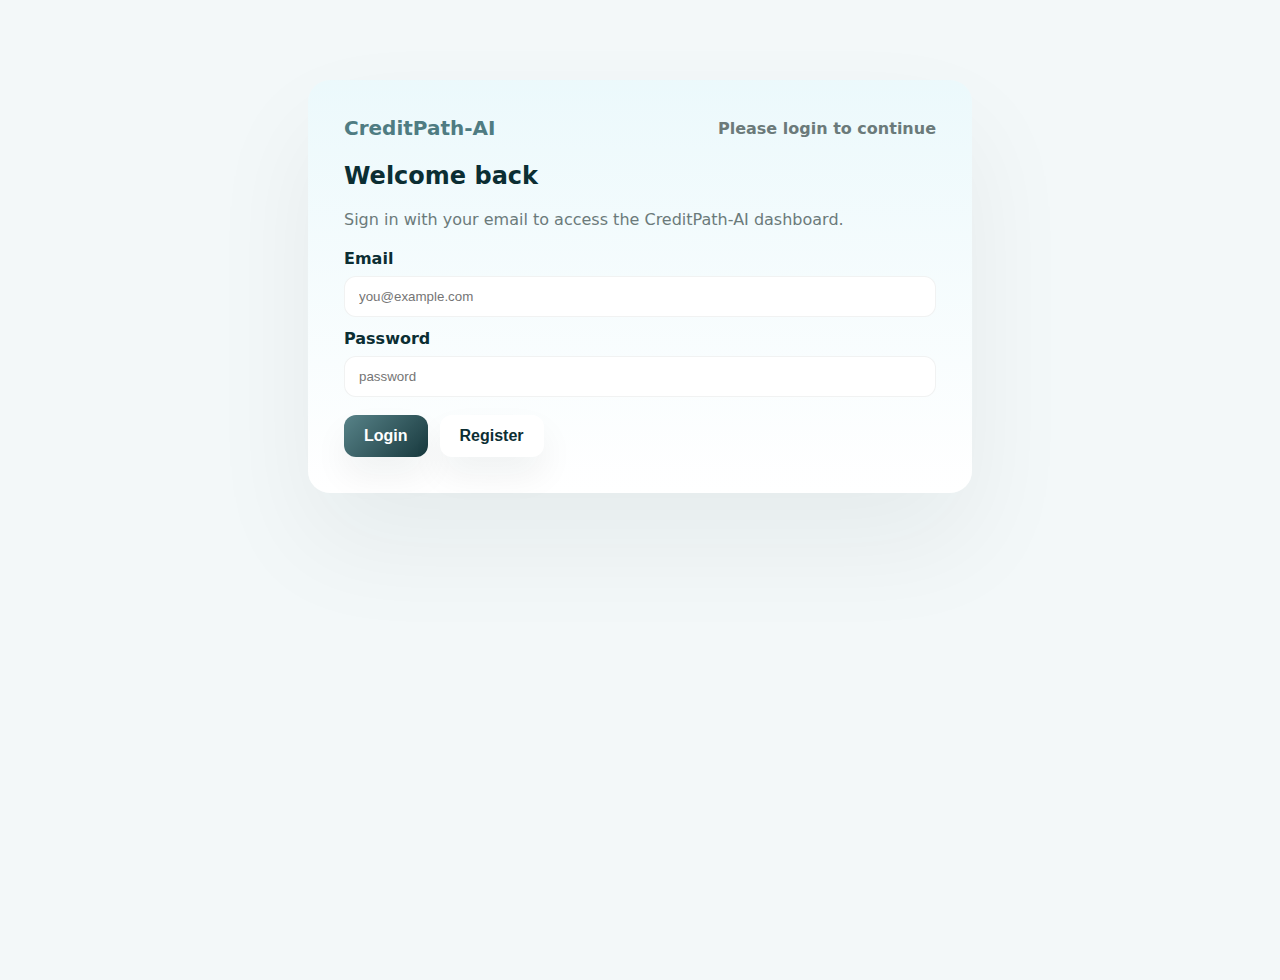
<file: index.html>
<!doctype html>
<html lang="en">
<head>
  <meta charset="utf-8" />
  <meta name="viewport" content="width=device-width,initial-scale=1" />
  <title>Credit Path-AI - Home</title>
  <link rel="stylesheet" href="style.css">
</head>
<body>
  <header class="site-header">
    <div class="container navbar">
      <div class="brand">CreditPath-AI</div>
      <nav class="nav-right">
        <a href="index.html" class="active">Home</a>
        <a href="single_prediction.html">Single Prediction</a>
        <a href="batch_prediction.html">Batch prediction</a>
        <a id="logoutBtn" href="#">Logout</a>
      </nav>
    </div>
  </header>

  <main>
    <section class="hero container">
      <h1>AI-Powered Loan Default Risk Prediction</h1>
      <p>Make data-driven decisions with advanced machine learning for credit risk assessment.</p>
      <div class="hero-actions">
        <a class="btn btn-outline" href="single_prediction.html">Start Prediction</a>
        <a class="btn btn-teal" href="batch_prediction.html">Batch Prediction</a>
      </div>

      <div class="container stats" style="margin-top:10px;">
        <div class="stat">
          <h2>91.07%</h2>
          <p>Model Accuracy (AUC-ROC)</p>
        </div>
        <div class="stat">
          <h2>90%</h2>
          <p>Prediction Accuracy</p>
        </div>
        <div class="stat">
          <h2 id="usersCount">—</h2>
          <p>Total users</p>
        </div>
      </div>
    </section>

    <section class="features container">
      <div class="title">Key Features</div>
      <div class="card-row">
        <div class="feature-card">
          <h3>Single Prediction</h3>
          <p>Get instant default risk assessment for individual borrowers with detailed recommendations and actionable insights.</p>
          <a class="card-cta" href="single_prediction.html">Try Now</a>
        </div>

        <div class="feature-card">
          <h3>Batch Processing</h3>
          <p>Upload CSV files to process multiple borrowers at once. Download results with risk levels and recovery actions.</p>
          <a class="card-cta" href="batch_prediction.html">Upload CSV</a>
        </div>

        <div class="feature-card">
          <h3>AI Engine</h3>
          <p>Advanced model trained on tens of thousands of records to deliver fast and reliable predictions for loan management.</p>
          <a class="card-cta" href="#">Learn More</a>
        </div>
      </div>
      <footer>
        <div class="footer-content">
            <p>&copy; 2025 Credit Path-AI All rights reserved.</p>
            
        </div>
    </footer>
    </section>
  </main>

  <script>
    // Ensure user logged in
    (function(){
      const token = localStorage.getItem('cpai_token');
      if(!token){
        // no token -> go to login
        window.location.href = "login.html";
        return;
      }
      // fetch user count
      fetch('http://127.0.0.1:8000/users/count')
        .then(r => r.json())
        .then(j => {
          if(j && typeof j.count !== 'undefined'){
            document.getElementById('usersCount').innerText = j.count;
          }
        }).catch(_=>{});
      document.getElementById('logoutBtn').addEventListener('click', (e)=>{
        e.preventDefault();
        localStorage.removeItem('cpai_token');
        localStorage.removeItem('cpai_name');
        window.location.href = 'login.html';
      });
    })();
  </script>
</body>
</html>
</file>
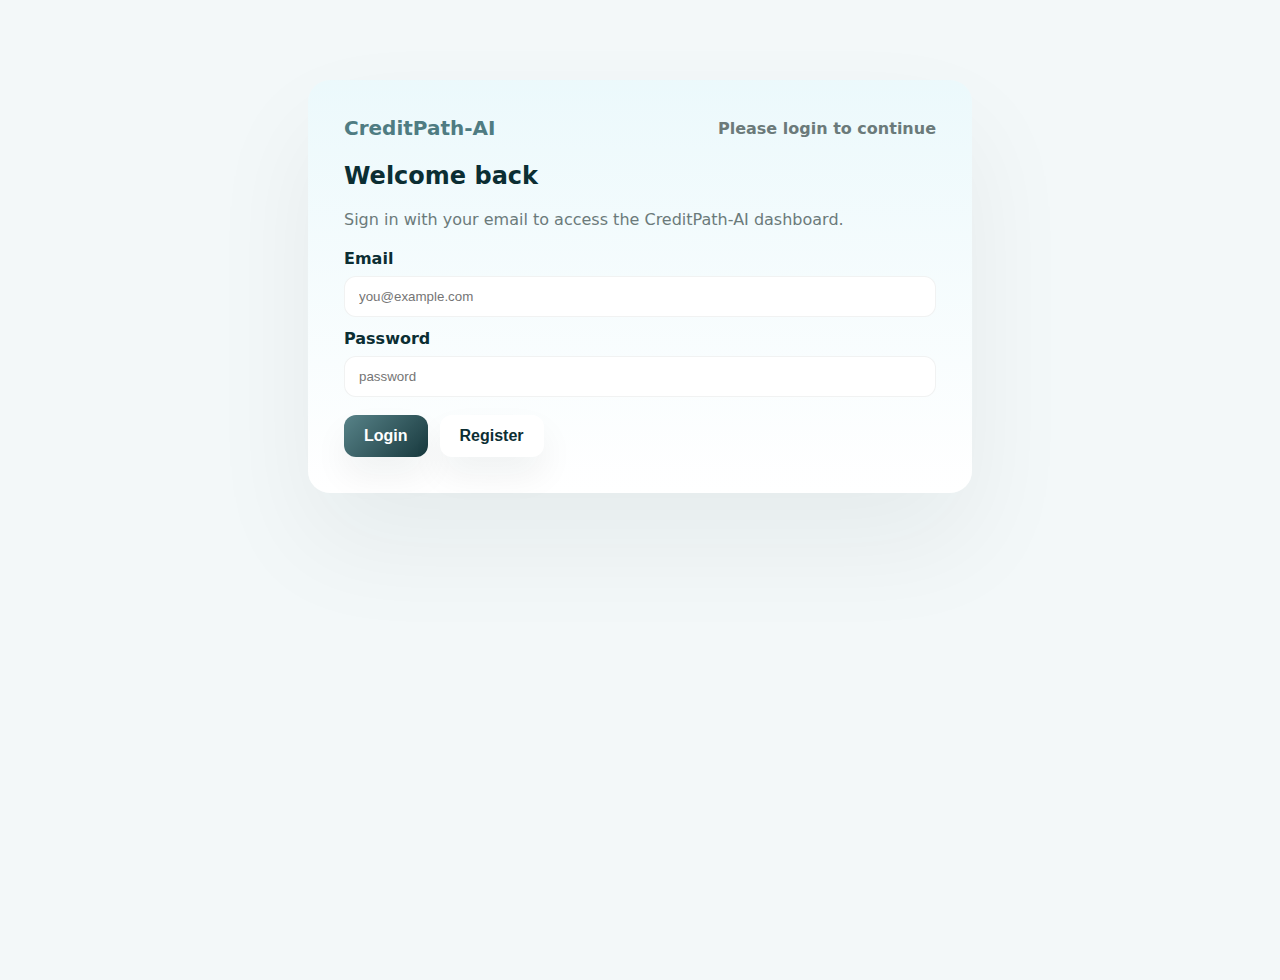
<file: frontend/index.html>
<!doctype html>
<html lang="en">
<head>
  <meta charset="utf-8" />
  <meta name="viewport" content="width=device-width,initial-scale=1" />
  <title>Credit Path-AI - Home</title>
  <link rel="stylesheet" href="style.css">
</head>
<body>
  <header class="site-header">
    <div class="container navbar">
      <div class="brand">CreditPath-AI</div>
      <nav class="nav-right">
        <a href="index.html" class="active">Home</a>
        <a href="single_prediction.html">Single Prediction</a>
        <a href="batch_prediction.html">Batch prediction</a>
        <a id="logoutBtn" href="#">Logout</a>
      </nav>
    </div>
  </header>

  <main>
    <section class="hero container">
      <h1>AI-Powered Loan Default Risk Prediction</h1>
      <p>Make data-driven decisions with advanced machine learning for credit risk assessment.</p>
      <div class="hero-actions">
        <a class="btn btn-outline" href="single_prediction.html">Start Prediction</a>
        <a class="btn btn-teal" href="batch_prediction.html">Batch Prediction</a>
      </div>

      <div class="container stats" style="margin-top:10px;">
        <div class="stat">
          <h2>71.07%</h2>
          <p>Model Accuracy (AUC-ROC)</p>
        </div>
        <div class="stat">
          <h2>70%</h2>
          <p>Prediction Accuracy</p>
        </div>
        <div class="stat">
          <h2 id="usersCount">—</h2>
          <p>Total users</p>
        </div>
      </div>
    </section>

    <section class="features container">
      <div class="title">Key Features</div>
      <div class="card-row">
        <div class="feature-card">
          <h3>Single Prediction</h3>
          <p>Get instant default risk assessment for individual borrowers with detailed recommendations and actionable insights.</p>
          <a class="card-cta" href="single_prediction.html">Try Now</a>
        </div>

        <div class="feature-card">
          <h3>Batch Processing</h3>
          <p>Upload CSV files to process multiple borrowers at once. Download results with risk levels and recovery actions.</p>
          <a class="card-cta" href="batch_prediction.html">Upload CSV</a>
        </div>

        <div class="feature-card">
          <h3>AI Engine</h3>
          <p>Advanced model trained on tens of thousands of records to deliver fast and reliable predictions for loan management.</p>
          <a class="card-cta" href="#">Learn More</a>
        </div>
      </div>
      <footer>
        <div class="footer-content">
            <p>&copy; 2025 Credit Path-AI All rights reserved.</p>
            
        </div>
    </footer>
    </section>
  </main>

  <script>
    // Ensure user logged in
    (function(){
      const token = localStorage.getItem('cpai_token');
      if(!token){
        // no token -> go to login
        window.location.href = "login.html";
        return;
      }
      // fetch user count
      fetch('http://127.0.0.1:8000/users/count')
        .then(r => r.json())
        .then(j => {
          if(j && typeof j.count !== 'undefined'){
            document.getElementById('usersCount').innerText = j.count;
          }
        }).catch(_=>{});
      document.getElementById('logoutBtn').addEventListener('click', (e)=>{
        e.preventDefault();
        localStorage.removeItem('cpai_token');
        localStorage.removeItem('cpai_name');
        window.location.href = 'login.html';
      });
    })();
  </script>
</body>
</html>
</file>
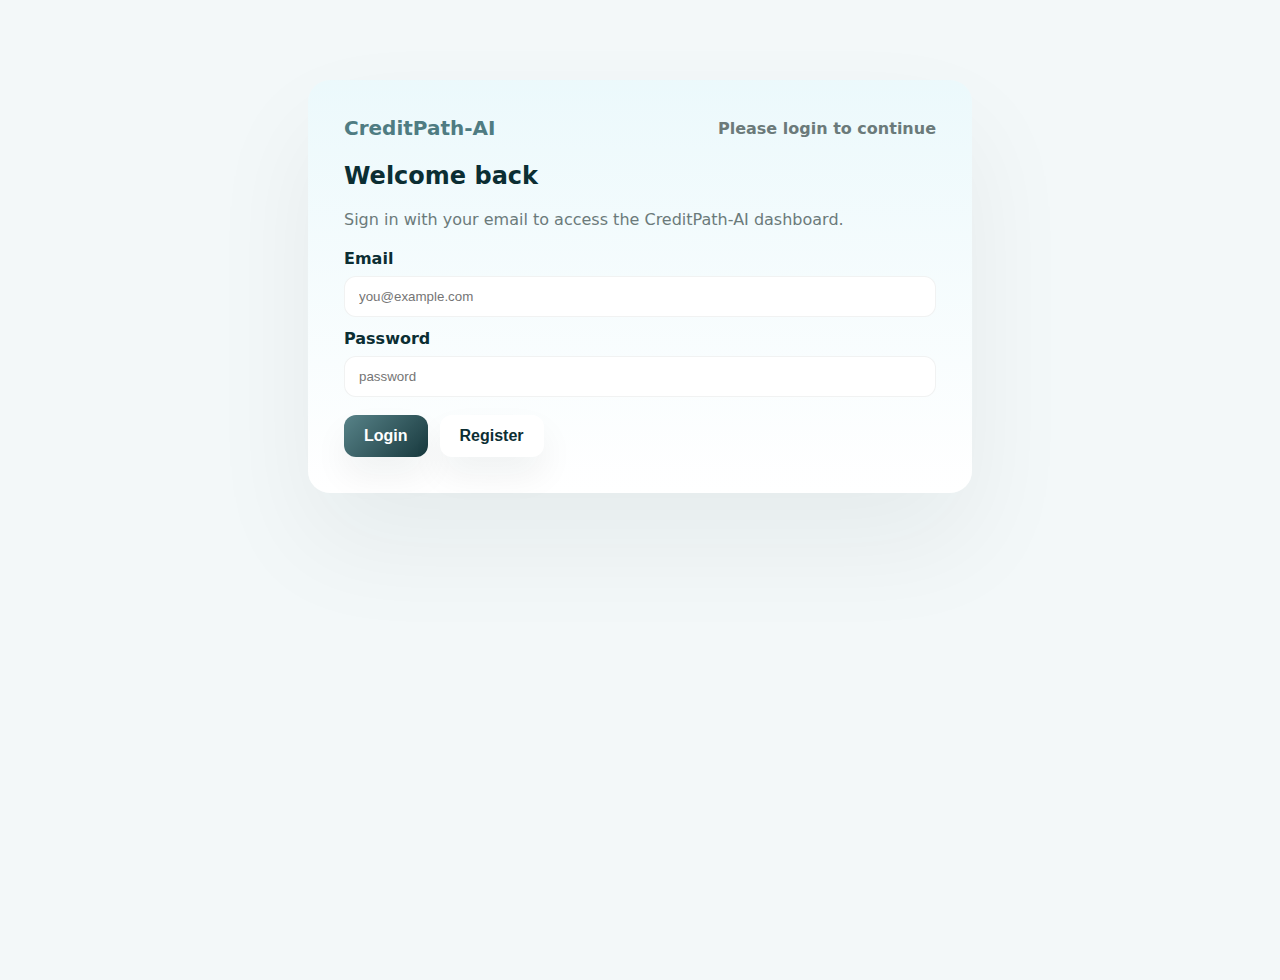
<file: batch_prediction.html>
<!doctype html>
<html lang="en">
<head>
  <meta charset="utf-8" />
  <meta name="viewport" content="width=device-width,initial-scale=1" />
  <title>Batch Processing - Credit Path-AI</title>
  <link rel="stylesheet" href="style.css">
</head>
<body>
  <header class="site-header">
    <div class="container navbar">
      <div class="brand">CreditPath-AI</div>
      <nav class="nav-right">
        <a href="index.html">Home</a>
        <a href="single_prediction.html">Single Prediction</a>
        <a href="batch_prediction.html" class="active">Batch Prediction</a>
        <a id="logoutBtn" href="#">Logout</a>
      </nav>
    </div>
  </header>

  <div class="container" style="max-width:900px; margin-top:44px;">
    <div class="form-wrap">
      <h2 style="color:var(--teal-dark)">Upload Borrowers Data</h2>
      <p style="color:var(--muted)">Upload a CSV (first row header). We'll return simulated risk results with reasons and recommended actions.</p>

      <div style="border:3px dashed rgba(79,124,130,0.12); border-radius:16px; margin-top:18px; padding:42px; text-align:center; background: linear-gradient(180deg, #f8fbfd, #ffffff);">
        <p style="font-size:20px; color:var(--muted)">Drag & Drop CSV file here</p>
        <p style="color:var(--muted); margin-top:12px;">or</p>
        <input id="fileInput" type="file" accept=".csv" style="display:none;">
        <button id="chooseFile" class="btn btn-teal" style="padding:12px 26px;">Choose File</button>
      </div>

      <div id="batchResult" style="margin-top:18px;"></div>
    </div>
  </div>

  <script>
  (function(){
    const token = localStorage.getItem('cpai_token');
    if(!token) location.href = 'login.html';

    document.getElementById('chooseFile')
      .addEventListener('click', ()=> document.getElementById('fileInput').click());

    document.getElementById('fileInput')
      .addEventListener('change', async (ev)=>{
        const f = ev.target.files[0];
        if(!f) return;

        const fd = new FormData();
        fd.append('file', f);

        const resultBox = document.getElementById('batchResult');
        resultBox.innerHTML = "Uploading...";

        try{
          const res = await fetch('http://127.0.0.1:8000/batch/', {
            method:'POST',
            body: fd
          });
          const j = await res.json();

          if(!j.ok){
            resultBox.innerHTML = `<p style="color:red;">${j.message}</p>`;
            return;
          }

          // Build result table with reason & action data
          let html = `<p>Processed ${j.count} rows.</p>`;
          html += `
            <table style="width:100%; margin-top:18px; border-collapse:collapse;">
              <tr style="background:#eaf7fb; text-align:center;">
                <th style="padding:12px;">Name</th>
                <th style="padding:12px;">Prediction</th>
                <th style="padding:12px;">Probability</th>
                <th style="padding:12px;">Reason</th>
                <th style="padding:12px;">Recommended Action</th>
                <th style="padding:12px;">Risk</th>
              </tr>
          `;

          j.results.forEach(r=>{
          html += `
            <tr style="background:white; border-bottom:1px solid #e3eaea;">
              <td style="padding:12px;">${r.name}</td>
              <td style="padding:12px;">${r.prediction}</td>
              <td style="padding:12px;">${r.percentage}%</td>
              <td style="padding:12px;">${r.reason}</td>
              <td style="padding:12px;">${r.action}</td>
              <td style="padding:12px; font-size:22px;">${r.emoji}</td>
            </tr>
          `;
  
        });

          html += `</table>`;
          resultBox.innerHTML = html;

        }catch(e){
          resultBox.innerText = "Upload failed.";
        }
      });

    document.getElementById('logoutBtn').addEventListener('click', (e)=>{
      e.preventDefault();
      localStorage.removeItem('cpai_token');
      localStorage.removeItem('cpai_name');
      window.location.href = 'login.html';
    });
  })();
</script>
</body>
</html>
</file>
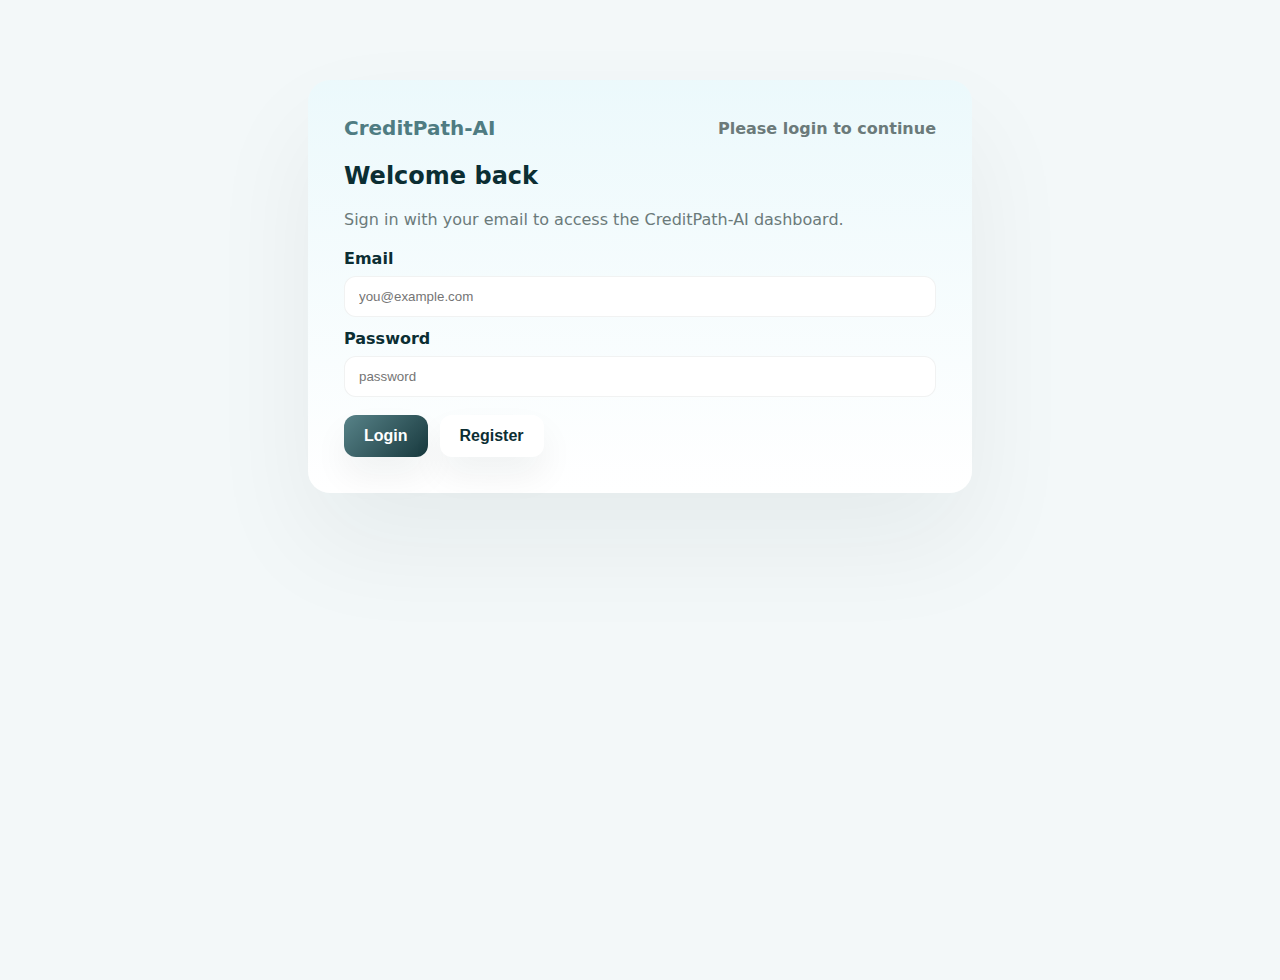
<file: login.html>
<!doctype html>
<html lang="en">
<head>
  <meta charset="utf-8" />
  <meta name="viewport" content="width=device-width,initial-scale=1" />
  <title>Login | CreditPath-AI</title>
  <link rel="stylesheet" href="style.css">
</head>
<body style="background:var(--page-bg)">
  <div class="container" style="max-width:720px; margin:80px auto;">
    <div class="form-wrap" style="padding:36px;">
      <div style="display:flex;justify-content:space-between;align-items:center;">
        <div class="brand">CreditPath-AI</div>
        <div style="font-weight:600;color:var(--muted)">Please login to continue</div>
      </div>
      <h2 style="margin-top:22px; color:var(--teal-dark)">Welcome back</h2>
      <p style="color:var(--muted)">Sign in with your email to access the CreditPath-AI dashboard.</p>

      <div style="margin-top:20px;">
        <label style="font-weight:700;color:var(--teal-dark)">Email</label>
        <input id="loginEmail" type="email" placeholder="you@example.com" style="width:100%; padding:12px 14px; border-radius:12px; margin-top:8px; border:1px solid rgba(12,38,38,0.06);">
      </div>

      <div style="margin-top:12px;">
        <label style="font-weight:700;color:var(--teal-dark)">Password</label>
        <input id="loginPassword" type="password" placeholder="password" style="width:100%; padding:12px 14px; border-radius:12px; margin-top:8px; border:1px solid rgba(12,38,38,0.06);">
      </div>

      <div style="display:flex; gap:12px; margin-top:18px;">
        <button id="btnLogin" class="btn btn-teal" style="padding:12px 20px; border-radius:12px;">Login</button>
        <button id="btnRegOpen" class="btn btn-outline" style="padding:12px 20px; border-radius:12px;">Register</button>
      </div>

      <div id="regArea" style="display:none; margin-top:18px;">
        <h3 style="margin-top:10px; color:var(--teal-dark)">Create account</h3>
        <input id="regName" placeholder="Full name" style="width:100%;padding:12px;border-radius:12px;margin-top:8px;border:1px solid rgba(12,38,38,0.06)"/>
        <input id="regEmail" placeholder="Email" style="width:100%;padding:12px;border-radius:12px;margin-top:8px;border:1px solid rgba(12,38,38,0.06)"/>
        <input id="regPassword" placeholder="Password" type="password" style="width:100%;padding:12px;border-radius:12px;margin-top:8px;border:1px solid rgba(12,38,38,0.06)"/>
        <div style="margin-top:8px;"><button id="btnRegister" class="btn btn-teal">Register</button></div>
      </div>
    </div>
  </div>

  <script src="login.js"></script>
</body>
</html>
</file>
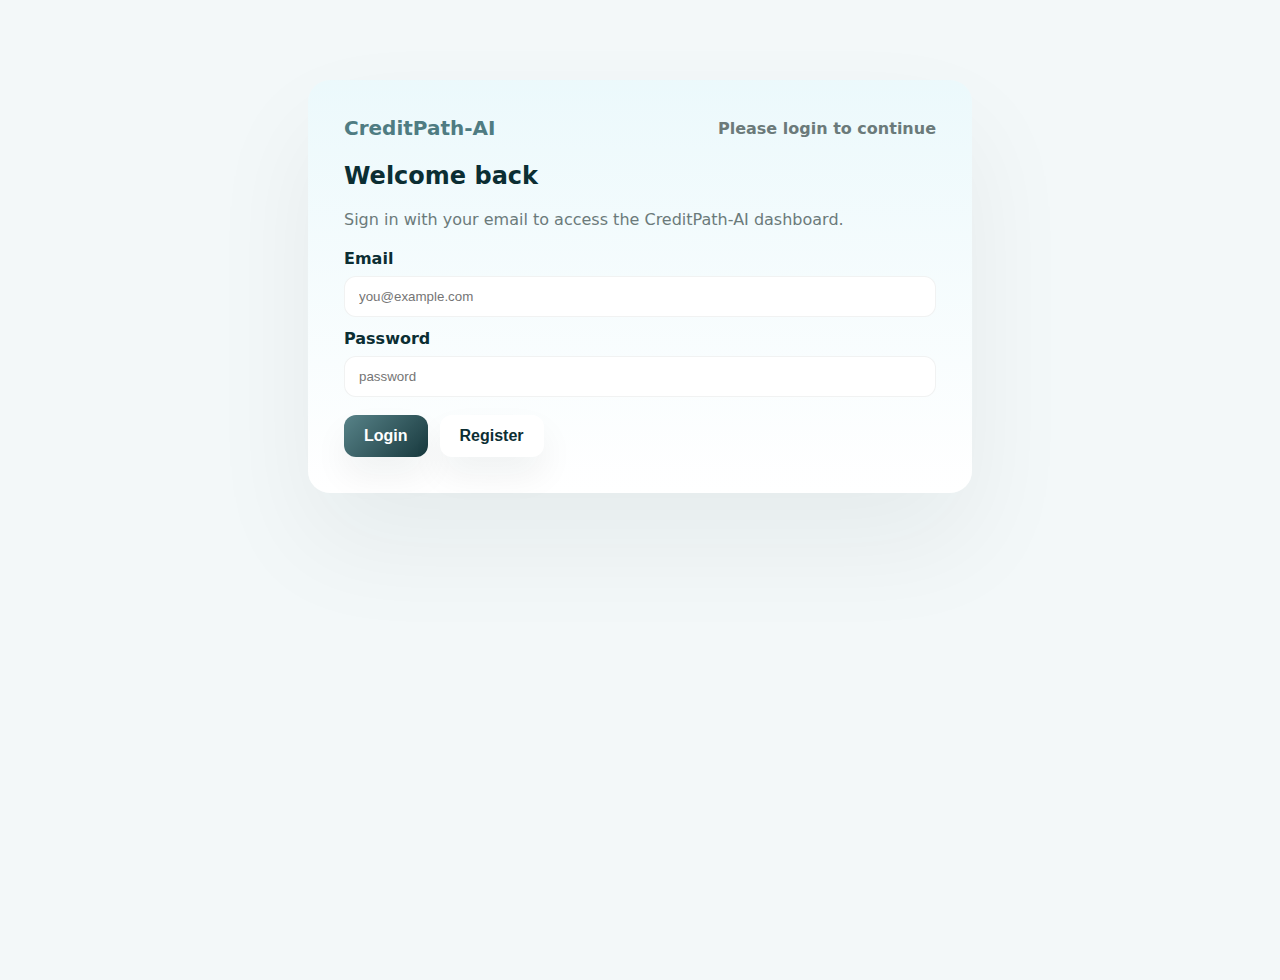
<file: single_prediction.html>
<!doctype html>
<html lang="en">

<head>
  <meta charset="utf-8" />
  <meta name="viewport" content="width=device-width,initial-scale=1" />
  <title>Single Prediction - CreditPath-AI</title>
  <link rel="stylesheet" href="style.css">
</head>

<body>
  <header class="site-header">
    <div class="container navbar">
      <div class="brand">CreditPath-AI</div>
      <nav class="nav-right">
        <a href="index.html">Home</a>
        <a href="single_prediction.html" class="active">Single Prediction</a>
        <a href="batch_prediction.html">Batch</a>
        <a id="logoutBtn" href="#">Logout</a>
      </nav>
    </div>
  </header>

  <div class="container" style="max-width:1100px;">
    <div class="form-wrap" style="margin-top:36px;">
      <div class="form-header">Loan Default Risk Predictor</div>
      <div class="form-sub">Enter borrower details and click Predict</div>

      <div class="form-grid" style="margin-top:14px;">

        <div class="input-field">
          <label>Name</label>
          <input id="b_name" placeholder="e.g., John Doe">
        </div>

        <div class="input-field">
          <label>Age</label>
          <input id="b_age" type="number" placeholder="e.g., 32">
        </div>

        <div class="input-field">
          <label>Annual Income (₹)</label>
          <input id="b_income" type="number" placeholder="e.g., 500000">
        </div>

        <div class="input-field">
          <label>Loan Amount (₹)</label>
          <input id="b_loan" type="number" placeholder="e.g., 150000">
        </div>

        <div class="input-field">
          <label>Credit Score</label>
          <input id="b_credit" type="number" placeholder="300-900">
        </div>

        <div class="input-field">
          <label>Debt-to-Income (%)</label>
          <input id="b_debt" type="number" placeholder="e.g., 30">
        </div>

        <div class="full-row">
          <div class="wide input-field">
            <label>Existing Loans</label>
            <input id="b_existing" type="number" placeholder="e.g., 2">
          </div>
        </div>

      </div>

      <div class="form-actions">
        <button id="predictBtn" class="btn-predict">Predict</button>
        <button id="clearBtn" class="btn-clear">Clear</button>
      </div>

    </div>
  </div>

  <!-- popup -->
  <div id="popupOverlay" class="popup-overlay" style="display:none;">
    <div class="popup">

      <div id="p_emoji" class="emoji">❗</div>

      <h3 id="p_name">Borrower</h3>
      <p id="p_pred">Prediction: —</p>
      <p id="p_prob">Probability: —</p>

      <p id="p_reason" style="margin-top:10px;"></p>
      <p id="p_action" style="margin-top:6px;"></p>

      <div style="margin-top:12px;">
        <button id="closePopup" class="close-btn">Close</button>
      </div>
    </div>
  </div>

  <script src="script.js"></script>
</body>
</html>
</file>
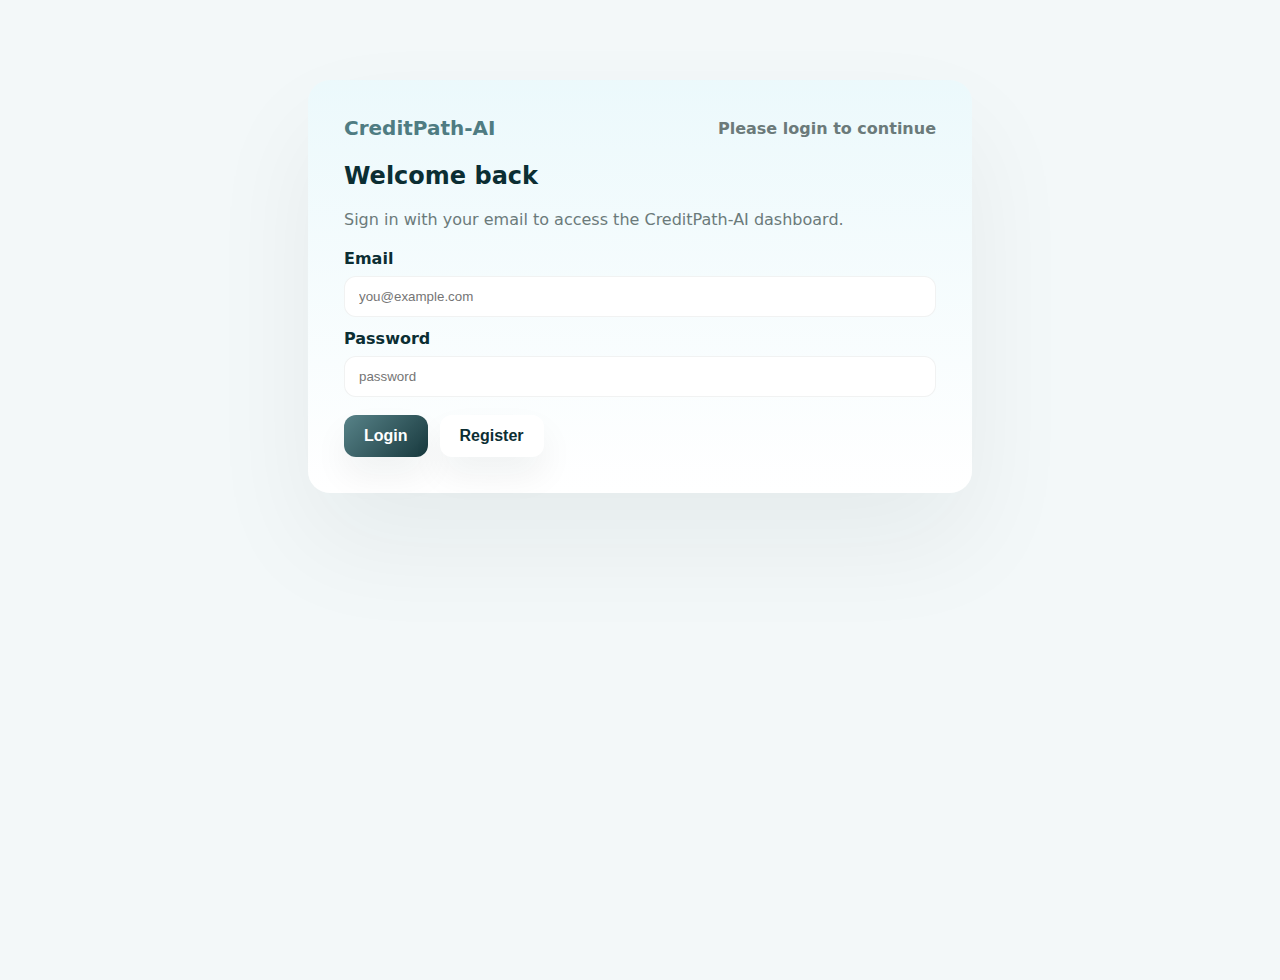
<file: frontend/batch_prediction.html>
<!doctype html>
<html lang="en">
<head>
  <meta charset="utf-8" />
  <meta name="viewport" content="width=device-width,initial-scale=1" />
  <title>Batch Processing - Credit Path-AI</title>
  <link rel="stylesheet" href="style.css">
</head>
<body>
  <header class="site-header">
    <div class="container navbar">
      <div class="brand">CreditPath-AI</div>
      <nav class="nav-right">
        <a href="index.html">Home</a>
        <a href="single_prediction.html">Single Prediction</a>
        <a href="batch_prediction.html" class="active">Batch Prediction</a>
        <a id="logoutBtn" href="#">Logout</a>
      </nav>
    </div>
  </header>

  <div class="container" style="max-width:900px; margin-top:44px;">
    <div class="form-wrap">
      <h2 style="color:var(--teal-dark)">Upload Borrowers Data</h2>
      <p style="color:var(--muted)">Upload a CSV (first row header). We'll return simulated risk results with reasons and recommended actions.</p>

      <div style="border:3px dashed rgba(79,124,130,0.12); border-radius:16px; margin-top:18px; padding:42px; text-align:center; background: linear-gradient(180deg, #f8fbfd, #ffffff);">
        <p style="font-size:20px; color:var(--muted)">Drag & Drop CSV file here</p>
        <p style="color:var(--muted); margin-top:12px;">or</p>
        <input id="fileInput" type="file" accept=".csv" style="display:none;">
        <button id="chooseFile" class="btn btn-teal" style="padding:12px 26px;">Choose File</button>
      </div>

      <div id="batchResult" style="margin-top:18px;"></div>
    </div>
  </div>

  <script>
  (function(){
    const token = localStorage.getItem('cpai_token');
    if(!token) location.href = 'login.html';

    document.getElementById('chooseFile')
      .addEventListener('click', ()=> document.getElementById('fileInput').click());

    document.getElementById('fileInput')
      .addEventListener('change', async (ev)=>{
        const f = ev.target.files[0];
        if(!f) return;

        const fd = new FormData();
        fd.append('file', f);

        const resultBox = document.getElementById('batchResult');
        resultBox.innerHTML = "Uploading...";

        try{
          //const res = await fetch('http://127.0.0.1:8000/batch/', 
          const res = await fetch('https://credit-path-ai-5i5a.onrender.com/batch/', {

            method:'POST',
            body: fd
          });
          const j = await res.json();

          if(!j.ok){
            resultBox.innerHTML = `<p style="color:red;">${j.message}</p>`;
            return;
          }

          // Build result table with reason & action data
          let html = `<p>Processed ${j.count} rows.</p>`;
          html += `
            <table style="width:100%; margin-top:18px; border-collapse:collapse;">
              <tr style="background:#eaf7fb; text-align:center;">
                <th style="padding:12px;">Name</th>
                <th style="padding:12px;">Prediction</th>
                <th style="padding:12px;">Probability</th>
                <th style="padding:12px;">Reason</th>
                <th style="padding:12px;">Recommended Action</th>
                <th style="padding:12px;">Risk</th>
              </tr>
          `;

          j.results.forEach(r=>{
          html += `
            <tr style="background:white; border-bottom:1px solid #e3eaea;">
              <td style="padding:12px;">${r.name}</td>
              <td style="padding:12px;">${r.prediction}</td>
              <td style="padding:12px;">${r.percentage}%</td>
              <td style="padding:12px;">${r.reason}</td>
              <td style="padding:12px;">${r.action}</td>
              <td style="padding:12px; font-size:22px;">${r.emoji}</td>
            </tr>
          `;
  
        });

          html += `</table>`;
          resultBox.innerHTML = html;

        }catch(e){
          resultBox.innerText = "Upload failed.";
        }
      });

    document.getElementById('logoutBtn').addEventListener('click', (e)=>{
      e.preventDefault();
      localStorage.removeItem('cpai_token');
      localStorage.removeItem('cpai_name');
      window.location.href = 'login.html';
    });
  })();
</script>
</body>
</html>
</file>
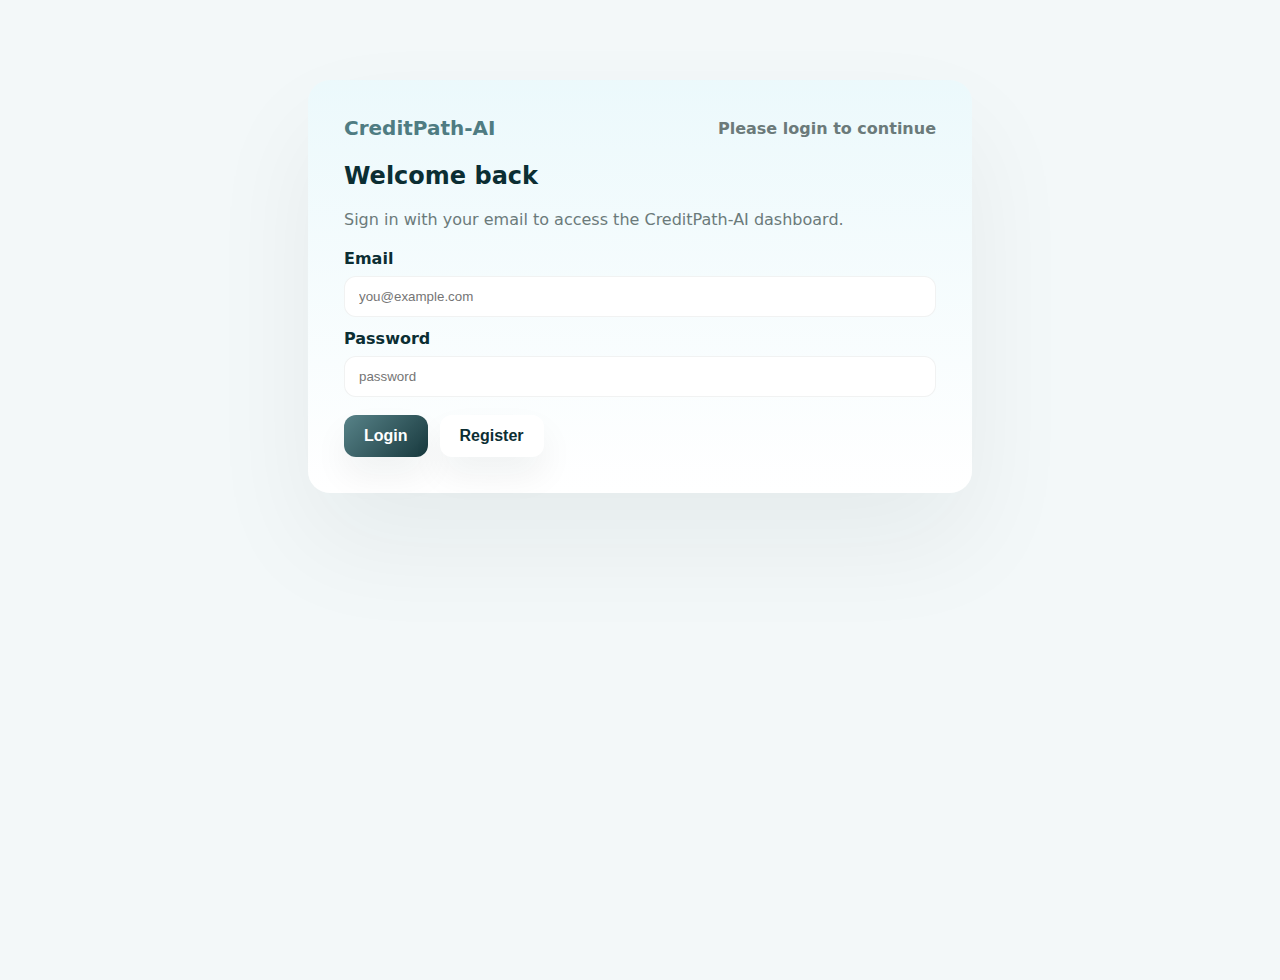
<file: frontend/single_prediction.html>
<!doctype html>
<html lang="en">

<head>
  <meta charset="utf-8" />
  <meta name="viewport" content="width=device-width,initial-scale=1" />
  <title>Single Prediction - CreditPath-AI</title>
  <link rel="stylesheet" href="style.css">
</head>

<body>
  <header class="site-header">
    <div class="container navbar">
      <div class="brand">CreditPath-AI</div>
      <nav class="nav-right">
        <a href="index.html">Home</a>
        <a href="single_prediction.html" class="active">Single Prediction</a>
        <a href="batch_prediction.html">Batch</a>
        <a id="logoutBtn" href="#">Logout</a>
      </nav>
    </div>
  </header>

  <div class="container" style="max-width:1100px;">
    <div class="form-wrap" style="margin-top:36px;">
      <div class="form-header">Loan Default Risk Predictor</div>
      <div class="form-sub">Enter borrower details and click Predict</div>

      <div class="form-grid" style="margin-top:14px;">

        <div class="input-field">
          <label>Name</label>
          <input id="b_name" placeholder="e.g., Abc">
        </div>

        <div class="input-field">
          <label>Age</label>
          <input id="b_age" type="number" placeholder="e.g., 25">
        </div>

        <div class="input-field">
          <label>Annual Income (₹)</label>
          <input id="b_income" type="number" placeholder="e.g., 500000">
        </div>

        <div class="input-field">
          <label>Loan Amount (₹)</label>
          <input id="b_loan" type="number" placeholder="e.g., 150000">
        </div>

        <div class="input-field">
          <label>Credit Score</label>
          <input id="b_credit" type="number" placeholder="300-900">
        </div>

        <div class="input-field">
          <label>Debt-to-Income (%)</label>
          <input id="b_debt" type="number" placeholder="e.g., 30">
        </div>

        <div class="full-row">
          <div class="wide input-field">
            <label>Existing Loans</label>
            <input id="b_existing" type="number" placeholder="e.g., 1">
          </div>
        </div>

      </div>

      <div class="form-actions">
        <button id="predictBtn" class="btn-predict">Predict</button>
        <button id="clearBtn" class="btn-clear">Clear</button>
      </div>

    </div>
  </div>

  <!-- popup -->
  <div id="popupOverlay" class="popup-overlay" style="display:none;">
    <div class="popup">

      <div id="p_emoji" class="emoji">❗</div>

      <h3 id="p_name">Borrower</h3>
      <p id="p_pred">Prediction: —</p>
      <p id="p_prob">Probability: —</p>

      <p id="p_reason" style="margin-top:10px;"></p>
      <p id="p_action" style="margin-top:6px;"></p>

      <div style="margin-top:12px;">
        <button id="closePopup" class="close-btn">Close</button>
      </div>
    </div>
  </div>

  <script src="script.js"></script>
</body>
</html>
</file>
<file: style.css>
/* style.css - main stylesheet for Credit_Path_AI frontend */

/* ---------- Root palette (light-blue shades + teal) ---------- */
:root{
  --bg-white: #ffffff;
  --page-bg: #f3f8f9; /* very light */
  --teal-dark: #0b2e33; /* deep teal for main headings */
  --teal-mid: #2f6a69; /* header shading */
  --light-blue-1: #eaf7fb; /* subtle card top */
  --light-blue-2: #d9eef6;
  --input-blue: #eef8fb;
  --btn-green: #1fa06c; /* predict button */
  --btn-blue-dark: #174444; /* dark gradient end */
  --shadow-100: 0 30px 50px rgba(9,34,36,0.06);
  --soft-shadow: 0 18px 35px rgba(13,41,42,0.06);
  --glass: rgba(255,255,255,0.8);
  --muted: #6b7a7a;
  --accent: #4f7c82;
  --radius-lg: 16px;
  --radius-md: 10px;
  --radius-sm: 8px;
  --transition-fast: 180ms ease;
}

/* ---------- base ---------- */
* { box-sizing: border-box; }
html,body{ height:100%; margin:0; font-family: Inter, "Poppins", system-ui, -apple-system, "Segoe UI", Roboto, "Helvetica Neue", Arial; background: var(--page-bg); color: #143838;}
a{ color:inherit; text-decoration:none; }
.container{ max-width:1200px; margin:0 auto; padding:0 28px; }

/* ---------- header ---------- */
.site-header{
  width:100%;
  background: linear-gradient(180deg, rgba(52,109,108,0.12), rgba(52,109,108,0));
  backdrop-filter: blur(2px);
  padding:18px 0;
  box-shadow: 0 6px 18px rgba(12,38,38,0.04);
}
.navbar{ display:flex; align-items:center; justify-content:space-between; gap:12px; }
.brand{ font-weight:600; color:var(--accent); font-size:20px; }
.nav-right{ display:flex; gap:22px; align-items:center; }
.nav-right a{ color: #556e6e; padding:12px 18px; border-radius:12px; transition: var(--transition-fast); font-weight:600; }
.nav-right a.active{ background: rgba(255,255,255,0.6); box-shadow: inset 0 -6px 0 rgba(12,38,38,0.02); color:var(--teal-dark); }

/* ---------- hero ---------- */
.hero{ padding:60px 0 40px; text-align:center; }
.hero h1{
  font-size:48px; margin:20px 0 12px; color:var(--teal-dark); letter-spacing:-0.6px; font-weight:800;
}
.hero p{ color:var(--muted); margin:0 auto 28px; max-width:760px; font-size:18px; }

/* hero buttons */
.hero-actions{ display:flex; gap:18px; justify-content:center; margin-bottom:48px; }
.btn{
  border:none; cursor:pointer; padding:14px 26px; border-radius:12px; font-weight:700; font-size:16px; transition:all 220ms ease; box-shadow: var(--soft-shadow);
}
.btn-outline{ background:var(--bg-white); color:var(--teal-dark); }
.btn-teal{
  background: linear-gradient(135deg, rgba(79,124,130,0.95), rgba(11,46,51,0.95));
  color:#fff;
}

/* ---------- feature cards ---------- */
.features{ padding:30px 0 80px; text-align:center; }
.features .title{ font-size:40px; color:var(--teal-dark); font-weight:800; margin-bottom:28px; }

/* three-card grid */
.card-row{ display:grid; grid-template-columns:repeat(3,1fr); gap:28px; align-items:stretch; }
.feature-card{
  background: linear-gradient(180deg, var(--bg-white), var(--bg-white));
  border-radius:24px; padding:28px; text-align:left; box-shadow: var(--shadow-100); transition:transform 240ms ease, box-shadow 240ms ease;
}
.feature-card h3{ margin:0 0 12px; color:var(--teal-dark); font-size:22px; font-weight:800; }
.feature-card p{ color:var(--muted); line-height:1.7; font-size:15px; margin:0 0 18px; }
.card-cta{ display:inline-block; padding:14px 22px; border-radius:14px; box-shadow: 0 18px 30px rgba(20,60,60,0.04); background:var(--bg-white); font-weight:700; color:var(--teal-dark); }

/* hover */
.feature-card:hover{ transform: translateY(-8px); box-shadow: 0 36px 60px rgba(9,34,36,0.08); }

/* ---------- large stats (cards) ---------- */
.stats{ display:grid; grid-template-columns:repeat(3,1fr); gap:22px; margin-top:34px; align-items:stretch; }
.stat{
  background:var(--bg-white); border-radius:18px; padding:28px; box-shadow: 0 28px 60px rgba(9,34,36,0.04); text-align:center;
}
.stat h2{ font-size:36px; margin:0 0 6px; color:var(--teal-dark); font-weight:800; }
.stat p{ color:var(--muted); margin:0; }

/* ---------- form (single prediction block) ---------- */
.form-wrap{ margin:48px auto 120px; background: linear-gradient(180deg, rgba(235,249,252,0.9), #ffffff); border-radius:22px; padding:34px; box-shadow: 0 50px 110px rgba(9,34,36,0.06); position:relative; overflow:visible; }
.form-header{ font-size:28px; color:var(--teal-dark); font-weight:800; margin-bottom:10px; }
.form-sub{ color:var(--muted); margin-bottom:18px; }

/* form grid */
.form-grid{ display:grid; grid-template-columns:1fr 1fr 1fr; gap:18px; align-items:center; }
.input-field{ display:flex; flex-direction:column; gap:8px; }
.input-field label{ font-weight:700; color:var(--teal-dark); }
.input-field input, .input-field select{
  border:1px solid rgba(12,38,38,0.06);
  background: var(--input-blue);
  padding:14px 18px; border-radius:12px; font-size:15px; color:#0f2f2f;
  outline:none; transition:border-color var(--transition-fast), box-shadow var(--transition-fast);
}
.input-field input:focus, .input-field select:focus{
  border-color: rgba(79,124,130,0.8);
  box-shadow: 0 8px 28px rgba(79,124,130,0.08);
}

/* single-row wide input */
.full-row{ grid-column: 1 / -1; display:flex; gap:18px; align-items:center; }
.full-row .wide{ flex:1; }

/* form actions */
.form-actions{ margin-top:18px; display:flex; gap:12px; align-items:center; }
.btn-predict{
  background: linear-gradient(135deg, #20a26f, #145847);
  color:#fff; border-radius:14px; padding:12px 20px; font-weight:800; box-shadow: 0 18px 40px rgba(16,68,62,0.12);
}
.btn-clear{ background:transparent; border:1px solid rgba(12,38,38,0.08); padding:10px 16px; border-radius:12px; color:var(--teal-dark); }

/* ---------- prediction popup ---------- */
.popup-overlay{
  position:fixed; inset:0; display:flex; align-items:center; justify-content:center; background:rgba(10,30,30,0.06);
}
.popup{
  width:420px; max-width:92%; background: linear-gradient(180deg, #e9f7fb, #f3fbff);
  border-radius:18px; padding:28px 26px; text-align:center; box-shadow: 0 36px 80px rgba(9,34,36,0.12);
  transform: translateY(-8px);
  transition: transform 260ms ease, opacity 200ms ease;
  opacity: 1;
}
.popup h3{ margin:6px 0 8px; font-size:24px; font-weight:800; color:var(--teal-dark); }
.popup p{ color:var(--teal-dark); font-weight:600; margin:6px 0 12px; }
.popup .emoji{ font-size:62px; margin:8px 0 10px; display:block; }

/* new reason/action style */
.popup .reason, .popup .action {
  font-size:14px;
  color: #15433f;
  margin:8px 0;
  background: rgba(255,255,255,0.65);
  border-radius: 10px;
  padding:8px 12px;
  display:block;
  text-align:left;
}

/* popup close */
.popup .close-btn{ background:transparent; border:1px solid rgba(11,46,51,0.08); padding:10px 18px; border-radius:10px; color:var(--teal-dark); font-weight:700; }

/* ---------- responsive ---------- */
@media (max-width:980px){
  .card-row{ grid-template-columns: 1fr; }
  .stats{ grid-template-columns: 1fr; }
  .form-grid{ grid-template-columns:1fr; }
}
</file>
<file: frontend/style.css>
/* style.css - main stylesheet for Credit_Path_AI frontend */

/* ---------- Root palette (light-blue shades + teal) ---------- */
:root{
  --bg-white: #ffffff;
  --page-bg: #f3f8f9; /* very light */
  --teal-dark: #0b2e33; /* deep teal for main headings */
  --teal-mid: #2f6a69; /* header shading */
  --light-blue-1: #eaf7fb; /* subtle card top */
  --light-blue-2: #d9eef6;
  --input-blue: #eef8fb;
  --btn-green: #1fa06c; /* predict button */
  --btn-blue-dark: #174444; /* dark gradient end */
  --shadow-100: 0 30px 50px rgba(9,34,36,0.06);
  --soft-shadow: 0 18px 35px rgba(13,41,42,0.06);
  --glass: rgba(255,255,255,0.8);
  --muted: #6b7a7a;
  --accent: #4f7c82;
  --radius-lg: 16px;
  --radius-md: 10px;
  --radius-sm: 8px;
  --transition-fast: 180ms ease;
}

/* ---------- base ---------- */
* { box-sizing: border-box; }
html,body{ height:100%; margin:0; font-family: Inter, "Poppins", system-ui, -apple-system, "Segoe UI", Roboto, "Helvetica Neue", Arial; background: var(--page-bg); color: #143838;}
a{ color:inherit; text-decoration:none; }
.container{ max-width:1200px; margin:0 auto; padding:0 28px; }

/* ---------- header ---------- */
.site-header{
  width:100%;
  background: linear-gradient(180deg, rgba(52,109,108,0.12), rgba(52,109,108,0));
  backdrop-filter: blur(2px);
  padding:18px 0;
  box-shadow: 0 6px 18px rgba(12,38,38,0.04);
}
.navbar{ display:flex; align-items:center; justify-content:space-between; gap:12px; }
.brand{ font-weight:600; color:var(--accent); font-size:20px; }
.nav-right{ display:flex; gap:22px; align-items:center; }
.nav-right a{ color: #556e6e; padding:12px 18px; border-radius:12px; transition: var(--transition-fast); font-weight:600; }
.nav-right a.active{ background: rgba(255,255,255,0.6); box-shadow: inset 0 -6px 0 rgba(12,38,38,0.02); color:var(--teal-dark); }

/* ---------- hero ---------- */
.hero{ padding:60px 0 40px; text-align:center; }
.hero h1{
  font-size:48px; margin:20px 0 12px; color:var(--teal-dark); letter-spacing:-0.6px; font-weight:800;
}
.hero p{ color:var(--muted); margin:0 auto 28px; max-width:760px; font-size:18px; }

/* hero buttons */
.hero-actions{ display:flex; gap:18px; justify-content:center; margin-bottom:48px; }
.btn{
  border:none; cursor:pointer; padding:14px 26px; border-radius:12px; font-weight:700; font-size:16px; transition:all 220ms ease; box-shadow: var(--soft-shadow);
}
.btn-outline{ background:var(--bg-white); color:var(--teal-dark); }
.btn-teal{
  background: linear-gradient(135deg, rgba(79,124,130,0.95), rgba(11,46,51,0.95));
  color:#fff;
}

/* ---------- feature cards ---------- */
.features{ padding:30px 0 80px; text-align:center; }
.features .title{ font-size:40px; color:var(--teal-dark); font-weight:800; margin-bottom:28px; }

/* three-card grid */
.card-row{ display:grid; grid-template-columns:repeat(3,1fr); gap:28px; align-items:stretch; }
.feature-card{
  background: linear-gradient(180deg, var(--bg-white), var(--bg-white));
  border-radius:24px; padding:28px; text-align:left; box-shadow: var(--shadow-100); transition:transform 240ms ease, box-shadow 240ms ease;
}
.feature-card h3{ margin:0 0 12px; color:var(--teal-dark); font-size:22px; font-weight:800; }
.feature-card p{ color:var(--muted); line-height:1.7; font-size:15px; margin:0 0 18px; }
.card-cta{ display:inline-block; padding:14px 22px; border-radius:14px; box-shadow: 0 18px 30px rgba(20,60,60,0.04); background:var(--bg-white); font-weight:700; color:var(--teal-dark); }

/* hover */
.feature-card:hover{ transform: translateY(-8px); box-shadow: 0 36px 60px rgba(9,34,36,0.08); }

/* ---------- large stats (cards) ---------- */
.stats{ display:grid; grid-template-columns:repeat(3,1fr); gap:22px; margin-top:34px; align-items:stretch; }
.stat{
  background:var(--bg-white); border-radius:18px; padding:28px; box-shadow: 0 28px 60px rgba(9,34,36,0.04); text-align:center;
}
.stat h2{ font-size:36px; margin:0 0 6px; color:var(--teal-dark); font-weight:800; }
.stat p{ color:var(--muted); margin:0; }

/* ---------- form (single prediction block) ---------- */
.form-wrap{ margin:48px auto 120px; background: linear-gradient(180deg, rgba(235,249,252,0.9), #ffffff); border-radius:22px; padding:34px; box-shadow: 0 50px 110px rgba(9,34,36,0.06); position:relative; overflow:visible; }
.form-header{ font-size:28px; color:var(--teal-dark); font-weight:800; margin-bottom:10px; }
.form-sub{ color:var(--muted); margin-bottom:18px; }

/* form grid */
.form-grid{ display:grid; grid-template-columns:1fr 1fr 1fr; gap:18px; align-items:center; }
.input-field{ display:flex; flex-direction:column; gap:8px; }
.input-field label{ font-weight:700; color:var(--teal-dark); }
.input-field input, .input-field select{
  border:1px solid rgba(12,38,38,0.06);
  background: var(--input-blue);
  padding:14px 18px; border-radius:12px; font-size:15px; color:#0f2f2f;
  outline:none; transition:border-color var(--transition-fast), box-shadow var(--transition-fast);
}
.input-field input:focus, .input-field select:focus{
  border-color: rgba(79,124,130,0.8);
  box-shadow: 0 8px 28px rgba(79,124,130,0.08);
}

/* single-row wide input */
.full-row{ grid-column: 1 / -1; display:flex; gap:18px; align-items:center; }
.full-row .wide{ flex:1; }

/* form actions */
.form-actions{ margin-top:18px; display:flex; gap:12px; align-items:center; }
.btn-predict{
  background: linear-gradient(135deg, #20a26f, #145847);
  color:#fff; border-radius:14px; padding:12px 20px; font-weight:800; box-shadow: 0 18px 40px rgba(16,68,62,0.12);
}
.btn-clear{ background:transparent; border:1px solid rgba(12,38,38,0.08); padding:10px 16px; border-radius:12px; color:var(--teal-dark); }

/* ---------- prediction popup ---------- */
.popup-overlay{
  position:fixed; inset:0; display:flex; align-items:center; justify-content:center; background:rgba(10,30,30,0.06);
}
.popup{
  width:420px; max-width:92%; background: linear-gradient(180deg, #e9f7fb, #f3fbff);
  border-radius:18px; padding:28px 26px; text-align:center; box-shadow: 0 36px 80px rgba(9,34,36,0.12);
  transform: translateY(-8px);
  transition: transform 260ms ease, opacity 200ms ease;
  opacity: 1;
}
.popup h3{ margin:6px 0 8px; font-size:24px; font-weight:800; color:var(--teal-dark); }
.popup p{ color:var(--teal-dark); font-weight:600; margin:6px 0 12px; }
.popup .emoji{ font-size:62px; margin:8px 0 10px; display:block; }

/* new reason/action style */
.popup .reason, .popup .action {
  font-size:14px;
  color: #15433f;
  margin:8px 0;
  background: rgba(255,255,255,0.65);
  border-radius: 10px;
  padding:8px 12px;
  display:block;
  text-align:left;
}

/* popup close */
.popup .close-btn{ background:transparent; border:1px solid rgba(11,46,51,0.08); padding:10px 18px; border-radius:10px; color:var(--teal-dark); font-weight:700; }

/* ---------- responsive ---------- */
@media (max-width:980px){
  .card-row{ grid-template-columns: 1fr; }
  .stats{ grid-template-columns: 1fr; }
  .form-grid{ grid-template-columns:1fr; }
}
</file>
